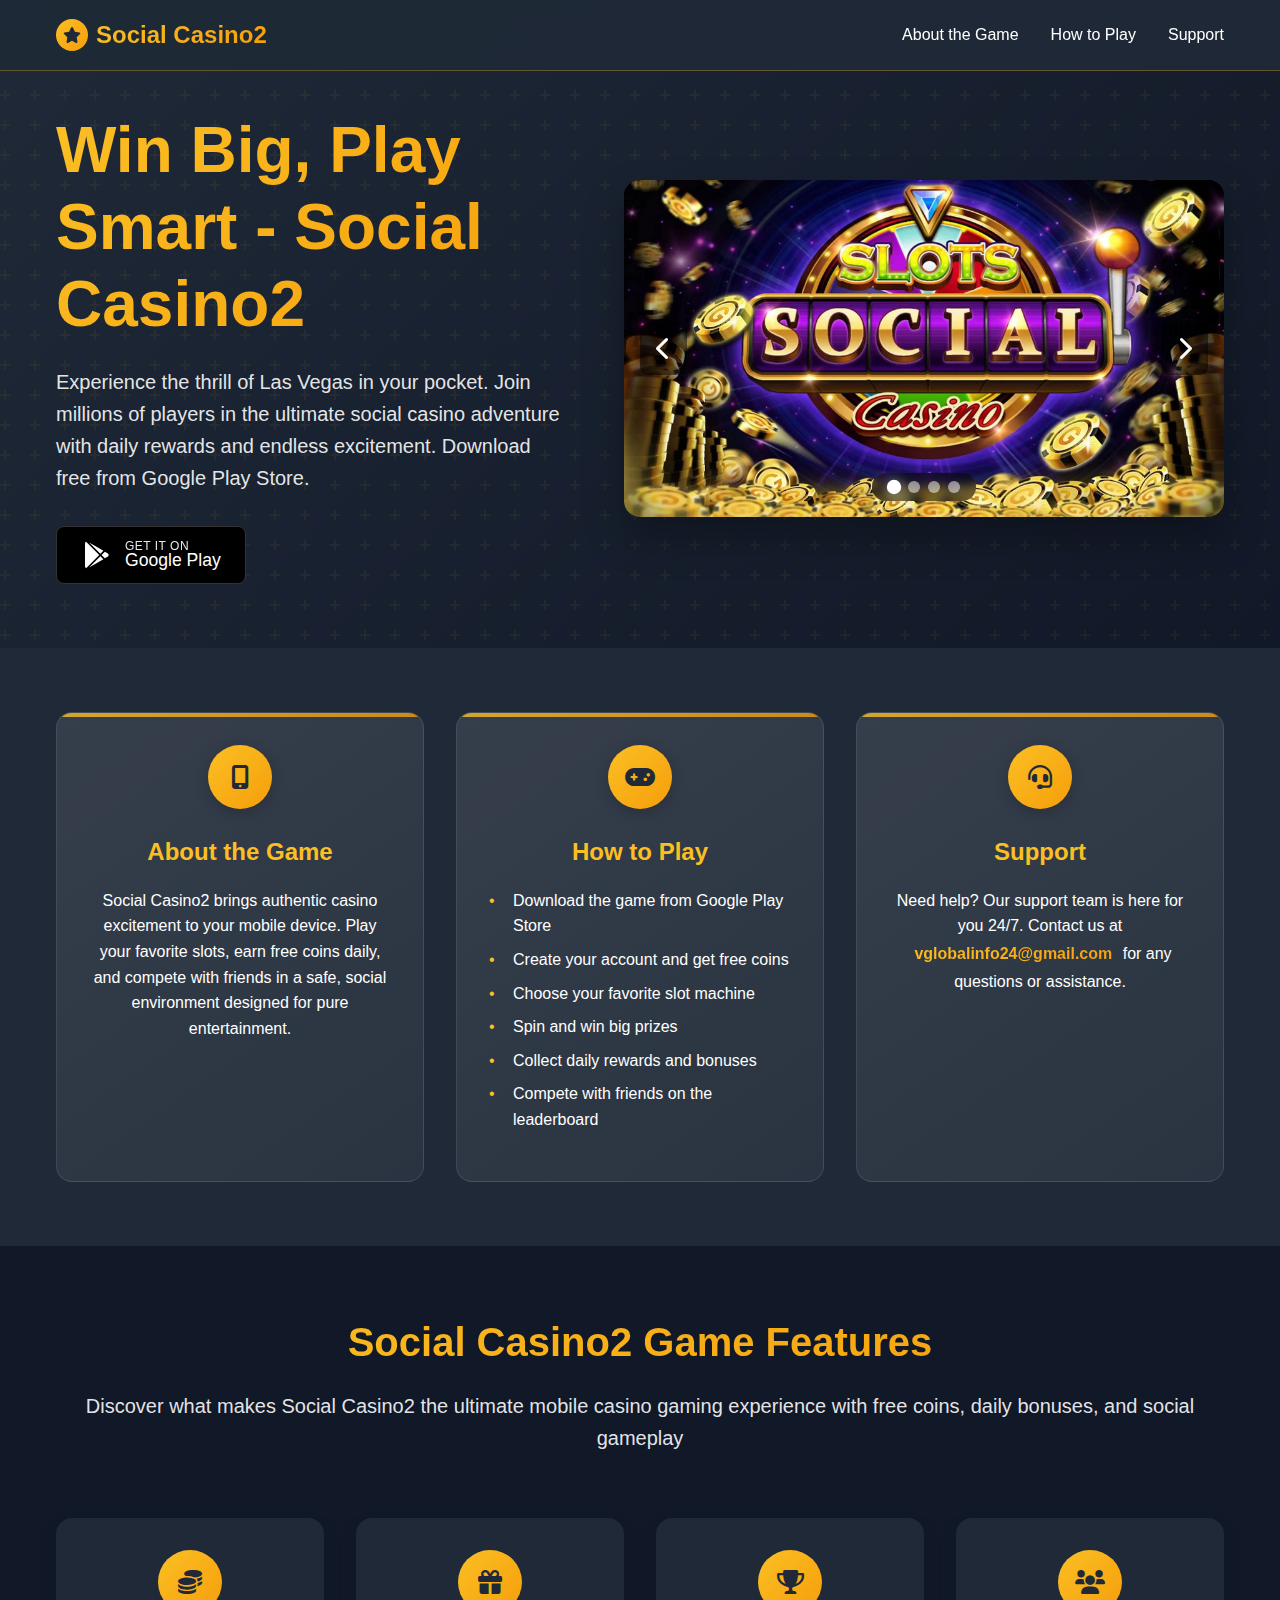
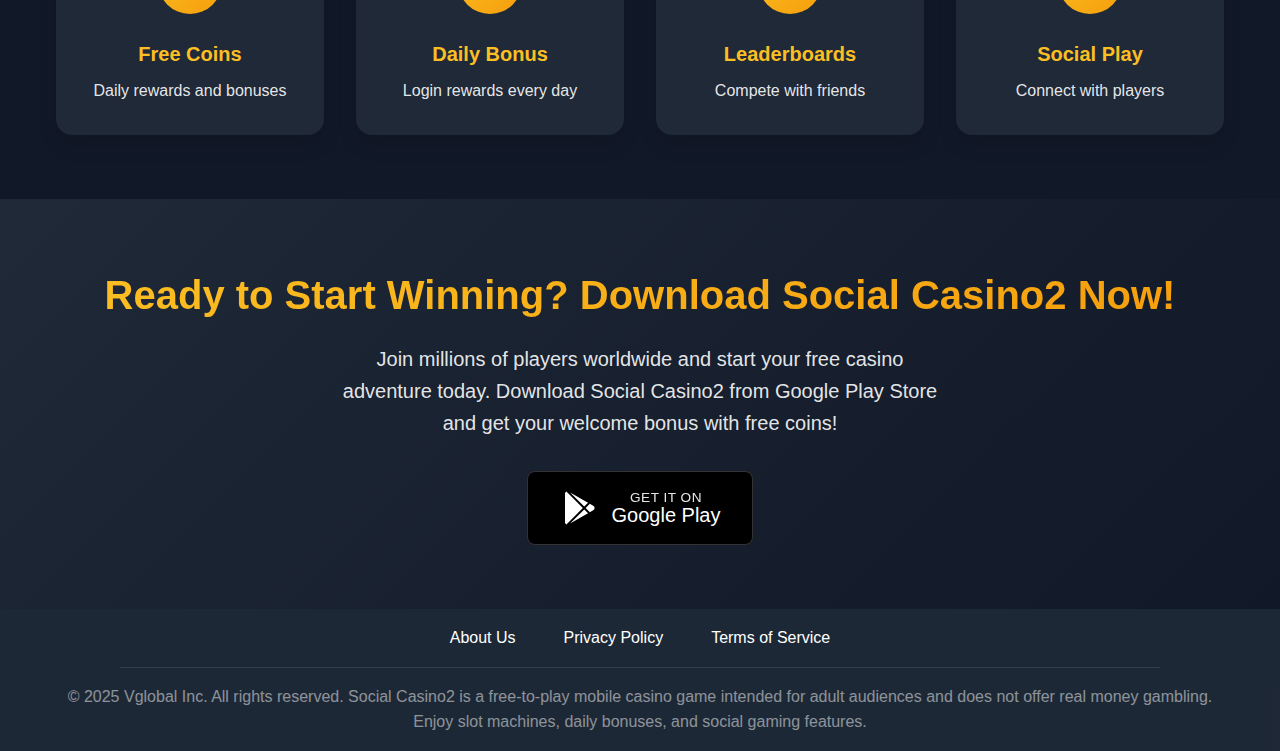
<file: index.html>
<!DOCTYPE html>
<html lang="en">
<head>
    <meta charset="UTF-8">
    <meta name="viewport" content="width=device-width, initial-scale=1.0">
    
    <!-- SEO Meta Tags -->
    <title>Social Casino2 - Win Big, Play Smart | Free Slot Games</title>
    <meta name="description" content="Experience the thrill of Las Vegas with Social Casino2! Play free slot games, earn daily bonuses, compete with friends. Download now from Google Play Store.">
    <meta name="keywords" content="social casino, slot games, free casino games, mobile casino, casino app, slot machines, free coins, daily bonus, social gaming">
    <meta name="author" content="Vglobal Inc.">
    <meta name="robots" content="index, follow, max-snippet:-1, max-image-preview:large, max-video-preview:-1">
    <meta name="language" content="English">
    <meta name="revisit-after" content="7 days">
    <meta name="rating" content="general">
    <meta name="distribution" content="global">
    <meta name="geo.region" content="US">
    <meta name="geo.placename" content="United States">
    <meta name="application-name" content="Social Casino2">
    <meta name="mobile-web-app-capable" content="yes">
    <meta name="HandheldFriendly" content="True">
    <meta name="MobileOptimized" content="320">
    
    <!-- Open Graph Meta Tags -->
    <meta property="og:title" content="Social Casino2 - Win Big, Play Smart">
    <meta property="og:description" content="Experience the thrill of Las Vegas in your pocket. Join millions of players in the ultimate social casino adventure with daily rewards and endless excitement.">
    <meta property="og:image" content="https://sscgl.vglobal.site/images/sscmain01.webp">
    <meta property="og:url" content="https://sscgl.vglobal.site">
    <meta property="og:type" content="website">
    <meta property="og:site_name" content="Social Casino2">
    <meta property="og:locale" content="en_US">
    <meta property="og:image:width" content="1200">
    <meta property="og:image:height" content="630">
    <meta property="og:image:alt" content="Social Casino2 - Free slot games with daily bonuses">
    
    <!-- Twitter Card Meta Tags -->
    <meta name="twitter:card" content="summary_large_image">
    <meta name="twitter:title" content="Social Casino2 - Win Big, Play Smart">
    <meta name="twitter:description" content="Experience the thrill of Las Vegas in your pocket. Join millions of players in the ultimate social casino adventure.">
    <meta name="twitter:image" content="https://sscgl.vglobal.site/images/sscmain01.webp">
    <meta name="twitter:image:alt" content="Social Casino2 - Free slot games with daily bonuses">
    <meta name="twitter:site" content="@SocialCasino2">
    <meta name="twitter:creator" content="@VglobalInc">
    
    <!-- Additional Meta Tags -->
    <meta name="theme-color" content="#1a1a2e">
    <meta name="msapplication-TileColor" content="#1a1a2e">
    <meta name="msapplication-TileImage" content="https://sscgl.vglobal.site/favicon.ico">
    <meta name="apple-mobile-web-app-capable" content="yes">
    <meta name="apple-mobile-web-app-status-bar-style" content="black-translucent">
    <meta name="apple-mobile-web-app-title" content="Social Casino2">
    <meta name="format-detection" content="telephone=no">
    
    <!-- Canonical URL -->
    <link rel="canonical" href="https://sscgl.vglobal.site/">
    
    <!-- Favicon -->
    <link rel="icon" type="image/x-icon" href="favicon.ico">
    <link rel="apple-touch-icon" href="favicon.ico">
    
    <!-- Preload critical images for different screen sizes -->
    <link rel="preload" as="image" href="images/sscmain01-480.webp" type="image/webp" media="(max-width: 480px)">
    <link rel="preload" as="image" href="images/sscmain01-768.webp" type="image/webp" media="(max-width: 768px)">
    <link rel="preload" as="image" href="images/sscmain01.webp" type="image/webp" media="(min-width: 769px)">
    
    <link rel="stylesheet" href="styles.css">
    <link href="https://cdnjs.cloudflare.com/ajax/libs/font-awesome/6.0.0/css/all.min.css" rel="stylesheet">
    
    <!-- Google tag (gtag.js) -->
    <script async src="https://www.googletagmanager.com/gtag/js?id=G-0JJDZ3R7EH"></script>
    <script>
      window.dataLayer = window.dataLayer || [];
      function gtag(){dataLayer.push(arguments);}
      gtag('js', new Date());
      gtag('config', 'G-0JJDZ3R7EH');
    </script>
    
    <!-- Structured Data (JSON-LD) -->
    <script type="application/ld+json">
    [
      {
        "@context": "https://schema.org",
        "@type": "MobileApplication",
        "name": "Social Casino2",
        "description": "Experience the thrill of Las Vegas in your pocket. Join millions of players in the ultimate social casino adventure with daily rewards and endless excitement.",
        "applicationCategory": "GameApplication",
        "operatingSystem": "Android",
        "url": "https://sscgl.vglobal.site",
        "downloadUrl": "https://play.google.com/store/apps/details?id=site.vglobal.android.casinog",
        "datePublished": "2025-05-20",
        "dateModified": "2025-06-08",
        "version": "1.0",
        "fileSize": "73.9MB",
        "contentRating": "18+",
        "offers": {
          "@type": "Offer",
          "price": "0",
          "priceCurrency": "USD",
          "availability": "https://schema.org/InStock"
        },
        "publisher": {
          "@type": "Organization",
          "name": "Vglobal Inc.",
          "url": "https://homejapan.wixsite.com/vglobal",
          "contactPoint": {
            "@type": "ContactPoint",
            "email": "vglobalinfo24@gmail.com",
            "contactType": "customer service"
          }
        },
        "genre": "Casino Game",
        "inLanguage": "en",
        "aggregateRating": {
          "@type": "AggregateRating",
          "ratingValue": "4.625",
          "ratingCount": "100",
          "bestRating": "5",
          "worstRating": "3"
        },
        "screenshot": [
          "https://sscgl.vglobal.site/images/sscmain01.webp",
          "https://sscgl.vglobal.site/images/sscmain02.webp",
          "https://sscgl.vglobal.site/images/sscmain03.webp",
          "https://sscgl.vglobal.site/images/sscmain04.webp"
        ],
        "keywords": "social casino, slot games, free casino games, mobile casino, casino app, slot machines, free coins, daily bonus"
      },
      {
        "@context": "https://schema.org",
        "@type": "WebSite",
        "name": "Social Casino2",
        "url": "https://sscgl.vglobal.site",
        "description": "Experience the thrill of Las Vegas with Social Casino2! Play free slot games, earn daily bonuses, compete with friends.",
        "publisher": {
          "@type": "Organization",
          "name": "Vglobal Inc."
        }
      },
      {
        "@context": "https://schema.org",
        "@type": "Organization",
        "name": "Vglobal Inc.",
        "url": "https://sscgl.vglobal.site",
        "logo": "https://sscgl.vglobal.site/favicon.ico",
        "contactPoint": {
          "@type": "ContactPoint",
          "email": "vglobalinfo24@gmail.com",
          "contactType": "customer service"
        },
        "sameAs": [
          "https://homejapan.wixsite.com/vglobal",
          "https://play.google.com/store/apps/details?id=site.vglobal.android.casinog"
        ]
      }
    ]
    </script>
</head>
<body> 
    <!-- Fixed Navigation -->
    <nav class="navbar">
        <div class="nav-container">
            <div class="nav-logo" onclick="window.location.href='index.html'">
                <div class="logo-icon">
                    <i class="fas fa-star"></i>
                </div>
                <span class="logo-text">Social Casino2</span>
            </div>

            <!-- Desktop Menu -->
            <div class="nav-menu">
                <a href="#about" class="nav-link">About the Game</a>
                <a href="#how-to-play" class="nav-link">How to Play</a>
                <a href="#support" class="nav-link">Support</a>
            </div>

            <!-- Mobile Menu Button -->
            <button class="mobile-menu-btn">
                <i class="fas fa-bars"></i>
            </button>
        </div>
    </nav>

    <!-- Breadcrumb Navigation -->
    <nav aria-label="Breadcrumb" style="display: none;">
        <ol itemscope itemtype="https://schema.org/BreadcrumbList">
            <li itemprop="itemListElement" itemscope itemtype="https://schema.org/ListItem">
                <a itemprop="item" href="https://sscgl.vglobal.site/">
                    <span itemprop="name">Home</span>
                </a>
                <meta itemprop="position" content="1" />
            </li>
        </ol>
    </nav>

    <main role="main">
    <!-- Hero Section -->
    <section class="hero">
        <div class="hero-bg"></div>
        <div class="hero-pattern"></div>
        
        <div class="container hero-content">
            <div class="hero-text">
                <h1 class="hero-title">Win Big, Play Smart - Social Casino2</h1>
                <p class="hero-description">
                    Experience the thrill of Las Vegas in your pocket. Join millions of players in the ultimate social casino
                    adventure with daily rewards and endless excitement. Download free from Google Play Store.
                </p>
                <button class="cta-button google-play-btn" onclick="window.open('https://play.google.com/store/apps/details?id=site.vglobal.android.casinog', '_blank')">
                    <svg class="google-play-icon" viewBox="0 0 24 24" width="32" height="32">
                        <path fill="currentColor" d="M3,20.5V3.5C3,2.91 3.34,2.39 3.84,2.15L13.69,12L3.84,21.85C3.34,21.61 3,21.09 3,20.5M16.81,15.12L6.05,21.34L14.54,12.85L16.81,15.12M20.16,10.81C20.5,11.08 20.75,11.5 20.75,12C20.75,12.5 20.53,12.9 20.18,13.18L17.89,14.5L15.39,12L17.89,9.5L20.16,10.81M6.05,2.66L16.81,8.88L14.54,11.15L6.05,2.66Z"/>
                    </svg>
                    <div class="google-play-text">
                        <span class="get-it-on">GET IT ON</span>
                        <span class="google-play">Google Play</span>
                    </div>
                </button>
            </div>

            <!-- Hero Image -->
            <div class="hero-image-carousel">
                <div class="carousel-inner">
                    <div class="carousel-item active">
                        <picture>
                            <source media="(max-width: 480px)" srcset="images/sscmain01-480.webp" type="image/webp">
                            <source media="(max-width: 768px)" srcset="images/sscmain01-768.webp" type="image/webp">
                            <source media="(min-width: 769px)" srcset="images/sscmain01.webp" type="image/webp">
                            <img src="images/sscmain01.webp" alt="Social Casino2 - Free slot games with daily bonuses and jackpots" loading="eager">
                        </picture>
                    </div>
                    <div class="carousel-item">
                        <picture>
                            <source media="(max-width: 480px)" srcset="images/sscmain02-480.webp" type="image/webp">
                            <source media="(max-width: 768px)" srcset="images/sscmain02-768.webp" type="image/webp">
                            <source media="(min-width: 769px)" srcset="images/sscmain02.webp" type="image/webp">
                            <img src="images/sscmain02.webp" alt="Social Casino2 gameplay - Exciting slot machines and casino games" loading="lazy">
                        </picture>
                    </div>
                    <div class="carousel-item">
                        <picture>
                            <source media="(max-width: 480px)" srcset="images/sscmain03-480.webp" type="image/webp">
                            <source media="(max-width: 768px)" srcset="images/sscmain03-768.webp" type="image/webp">
                            <source media="(min-width: 769px)" srcset="images/sscmain03.webp" type="image/webp">
                            <img src="images/sscmain03.webp" alt="Social Casino2 features - Free coins, daily rewards, and leaderboards" loading="lazy">
                        </picture>
                    </div>
                    <div class="carousel-item">
                        <picture>
                            <source media="(max-width: 480px)" srcset="images/sscmain04-480.webp" type="image/webp">
                            <source media="(max-width: 768px)" srcset="images/sscmain04-768.webp" type="image/webp">
                            <source media="(min-width: 769px)" srcset="images/sscmain04.webp" type="image/webp">
                            <img src="images/sscmain04.webp" alt="Social Casino2 mobile app - Las Vegas casino experience on your phone" loading="lazy">
                        </picture>
                    </div>
                </div>
                <button class="carousel-control prev"><i class="fas fa-chevron-left"></i></button>
                <button class="carousel-control next"><i class="fas fa-chevron-right"></i></button>
                <div class="carousel-dots">
                    <span class="dot active" data-slide="0"></span>
                    <span class="dot" data-slide="1"></span>
                    <span class="dot" data-slide="2"></span>
                    <span class="dot" data-slide="3"></span>
                </div>
            </div>
        </div>
    </section>

    <!-- Information Sections -->
    <section class="info-section">
        <div class="container">
            <div class="info-grid">
                <!-- About the Game -->
                <div class="info-card" id="about">
                    <div class="card-icon">
                        <i class="fas fa-mobile-alt"></i>
                    </div>
                    <h2 class="card-title">About the Game</h2>
                    <p class="card-text">
                        Social Casino2 brings authentic casino excitement to your mobile device. Play your favorite slots,
                        earn free coins daily, and compete with friends in a safe, social environment designed for pure
                        entertainment.
                    </p>
                </div>

                <!-- How to Play -->
                <div class="info-card" id="how-to-play">
                    <div class="card-icon">
                        <i class="fas fa-gamepad"></i>
                    </div>
                    <h2 class="card-title">How to Play</h2>
                    <div class="card-text">
                        <ul>
                            <li>Download the game from Google Play Store</li>
                            <li>Create your account and get free coins</li>
                            <li>Choose your favorite slot machine</li>
                            <li>Spin and win big prizes</li>
                            <li>Collect daily rewards and bonuses</li>
                            <li>Compete with friends on the leaderboard</li>
                        </ul>
                    </div>
                </div>

                <!-- Support -->
                <div class="info-card" id="support">
                    <div class="card-icon">
                        <i class="fas fa-headset"></i>
                    </div>
                    <h2 class="card-title">Support</h2>
                    <p class="card-text">
                        Need help? Our support team is here for you 24/7. Contact us at
                        <a href="mailto:vglobalinfo24@gmail.com" class="support-email">vglobalinfo24@gmail.com</a>
                        for any questions or assistance.
                    </p>
                </div>
            </div>
        </div>
    </section>

    <!-- Features Section -->
    <section class="features-section">
        <div class="container">
            <div class="section-header">
                <h2 class="section-title">Social Casino2 Game Features</h2>
                <p class="section-description">
                    Discover what makes Social Casino2 the ultimate mobile casino gaming experience with free coins, daily bonuses, and social gameplay
                </p>
            </div>

            <div class="features-grid">
                <div class="feature-item">
                    <div class="feature-icon">
                        <i class="fas fa-coins"></i>
                    </div>
                    <h3 class="feature-title">Free Coins</h3>
                    <p class="feature-text">Daily rewards and bonuses</p>
                </div>

                <div class="feature-item">
                    <div class="feature-icon">
                        <i class="fas fa-gift"></i>
                    </div>
                    <h3 class="feature-title">Daily Bonus</h3>
                    <p class="feature-text">Login rewards every day</p>
                </div>

                <div class="feature-item">
                    <div class="feature-icon">
                        <i class="fas fa-trophy"></i>
                    </div>
                    <h3 class="feature-title">Leaderboards</h3>
                    <p class="feature-text">Compete with friends</p>
                </div>

                <div class="feature-item">
                    <div class="feature-icon">
                        <i class="fas fa-users"></i>
                    </div>
                    <h3 class="feature-title">Social Play</h3>
                    <p class="feature-text">Connect with players</p>
                </div>
            </div>
        </div>
    </section>

    <!-- Download Section -->
    <section class="download-section" id="download">
        <div class="container">
            <div class="download-content">
                <h2 class="download-title">Ready to Start Winning? Download Social Casino2 Now!</h2>
                <p class="download-description">
                    Join millions of players worldwide and start your free casino adventure today. Download Social Casino2 from Google Play Store and get your welcome bonus with free coins!
                </p>
                <button class="cta-button-large google-play-btn" onclick="window.open('https://play.google.com/store/apps/details?id=site.vglobal.android.casinog', '_blank')">
                    <svg class="google-play-icon" viewBox="0 0 24 24" width="40" height="40">
                        <path fill="currentColor" d="M3,20.5V3.5C3,2.91 3.34,2.39 3.84,2.15L13.69,12L3.84,21.85C3.34,21.61 3,21.09 3,20.5M16.81,15.12L6.05,21.34L14.54,12.85L16.81,15.12M20.16,10.81C20.5,11.08 20.75,11.5 20.75,12C20.75,12.5 20.53,12.9 20.18,13.18L17.89,14.5L15.39,12L17.89,9.5L20.16,10.81M6.05,2.66L16.81,8.88L14.54,11.15L6.05,2.66Z"/>
                    </svg>
                    <div class="google-play-text">
                        <span class="get-it-on">GET IT ON</span>
                        <span class="google-play">Google Play</span>
                    </div>
                </button>
            </div>
        </div>
    </section>
    </main>

    <!-- Footer -->
    <footer class="footer">
        <div class="container">
            <div class="footer-content">
                <div class="footer-links">
                    <a href="https://homejapan.wixsite.com/vglobal" target="_blank" class="footer-link">About Us</a>
                    <a href="privacy-policy.html" class="footer-link">Privacy Policy</a>
                    <a href="terms-of-service.html" class="footer-link">Terms of Service</a>
                </div>
            </div>
            <div class="footer-bottom">
                <p>
                    &copy; 2025 Vglobal Inc. All rights reserved. Social Casino2 is a free-to-play mobile casino game intended for adult
                    audiences and does not offer real money gambling. Enjoy slot machines, daily bonuses, and social gaming features.
                </p>
            </div>
        </div>
    </footer>

    <script src="carousel.js"></script>
    
    <!-- Critical Image Optimization Script (Inline for Performance) -->
    <script>
        (function() {
            'use strict';
            
            // 1. Enhanced image loading handler
            function handleImageLoad(img) {
                img.classList.add('loaded');
                img.style.opacity = '1';
            }

            function handleImageError(img) {
                img.classList.add('error');
                console.warn('Failed to load image:', img.src);
            }

            // 2. Initialize all images
            function initializeImages() {
                document.querySelectorAll('.carousel-item img').forEach(img => {
                    // Add load event listeners
                    img.addEventListener('load', () => handleImageLoad(img));
                    img.addEventListener('error', () => handleImageError(img));
                    
                    // Check if image is already loaded (cached)
                    if (img.complete && img.naturalHeight !== 0) {
                        handleImageLoad(img);
                    } else if (img.loading === 'lazy') {
                        // For lazy images, ensure they're visible when needed
                        img.style.opacity = '0.1';
                    }
                });
            }

            // 3. Intersection Observer for lazy loading (enhanced)
            if ('IntersectionObserver' in window) {
                new IntersectionObserver((entries, observer) => {
                    entries.forEach(entry => {
                        if (entry.isIntersecting) {
                            const img = entry.target;
                            
                            // Force load lazy images when they come into view
                            if (img.loading === 'lazy' && !img.classList.contains('loaded')) {
                                // Trigger load by accessing src
                                const currentSrc = img.src;
                                img.src = '';
                                img.src = currentSrc;
                            }
                            
                            observer.unobserve(img);
                        }
                    });
                }, { rootMargin: '100px 0px', threshold: 0.01 })
                .observe(...document.querySelectorAll('img[loading="lazy"]'));
            }

            // 2. Smart carousel preloading
            const preloadedImages = new Set();
            const preloadCarouselImage = (index) => {
                if (preloadedImages.has(index)) return;
                
                const item = document.querySelectorAll('.carousel-item')[index];
                if (!item) return;
                
                const img = item.querySelector('img');
                if (img?.loading === 'lazy') {
                    const picture = item.querySelector('picture');
                    const sources = picture?.querySelectorAll('source') || [];
                    
                    let srcToPreload = img.src;
                    sources.forEach(source => {
                        if (window.matchMedia(source.media).matches) {
                            srcToPreload = source.srcset;
                        }
                    });
                    
                    new Image().src = srcToPreload;
                    preloadedImages.add(index);
                }
            };

            // 3. Event listeners and initialization
            document.addEventListener('DOMContentLoaded', () => {
                // Initialize all images first
                initializeImages();
                
                const dots = document.querySelectorAll('.dot');
                const controls = document.querySelectorAll('.carousel-control');
                
                // Force load visible carousel image
                const activeItem = document.querySelector('.carousel-item.active img');
                if (activeItem && !activeItem.classList.contains('loaded')) {
                    const currentSrc = activeItem.src;
                    activeItem.src = '';
                    activeItem.src = currentSrc;
                }
                
                // Load adjacent images immediately for smooth transitions
                setTimeout(() => {
                    preloadCarouselImage(1); // Load second image
                }, 500);
                
                // Preload on hover/touch
                dots.forEach((dot, index) => {
                    dot.addEventListener('mouseenter', () => preloadCarouselImage(index));
                    dot.addEventListener('touchstart', () => preloadCarouselImage(index), { passive: true });
                });
                
                // Preload adjacent images on navigation
                controls.forEach(control => {
                    control.addEventListener('click', () => {
                        const currentIndex = [...dots].findIndex(dot => dot.classList.contains('active'));
                        const isNext = control.classList.contains('next');
                        const nextIndex = isNext ? 
                            (currentIndex + 1) % dots.length : 
                            (currentIndex - 1 + dots.length) % dots.length;
                        
                        // Force load the target image immediately
                        const targetItem = document.querySelectorAll('.carousel-item')[nextIndex];
                        const targetImg = targetItem?.querySelector('img');
                        if (targetImg && !targetImg.classList.contains('loaded')) {
                            const currentSrc = targetImg.src;
                            targetImg.src = '';
                            targetImg.src = currentSrc;
                        }
                        
                        preloadCarouselImage(nextIndex);
                        preloadCarouselImage((nextIndex + 1) % dots.length); // Preload one more
                    });
                });
            });

            // 4. Performance monitoring
            if ('PerformanceObserver' in window) {
                try {
                    new PerformanceObserver(list => {
                        list.getEntries().forEach(entry => {
                            if (entry.entryType === 'largest-contentful-paint' && typeof gtag !== 'undefined') {
                                gtag('event', 'lcp', {
                                    value: Math.round(entry.startTime),
                                    custom_parameter_1: 'image_optimization'
                                });
                            }
                        });
                    }).observe({ entryTypes: ['largest-contentful-paint'] });
                } catch (e) {
                    // Graceful fallback
                }
            }
        })();
    </script>
</body>
</html>
</file>
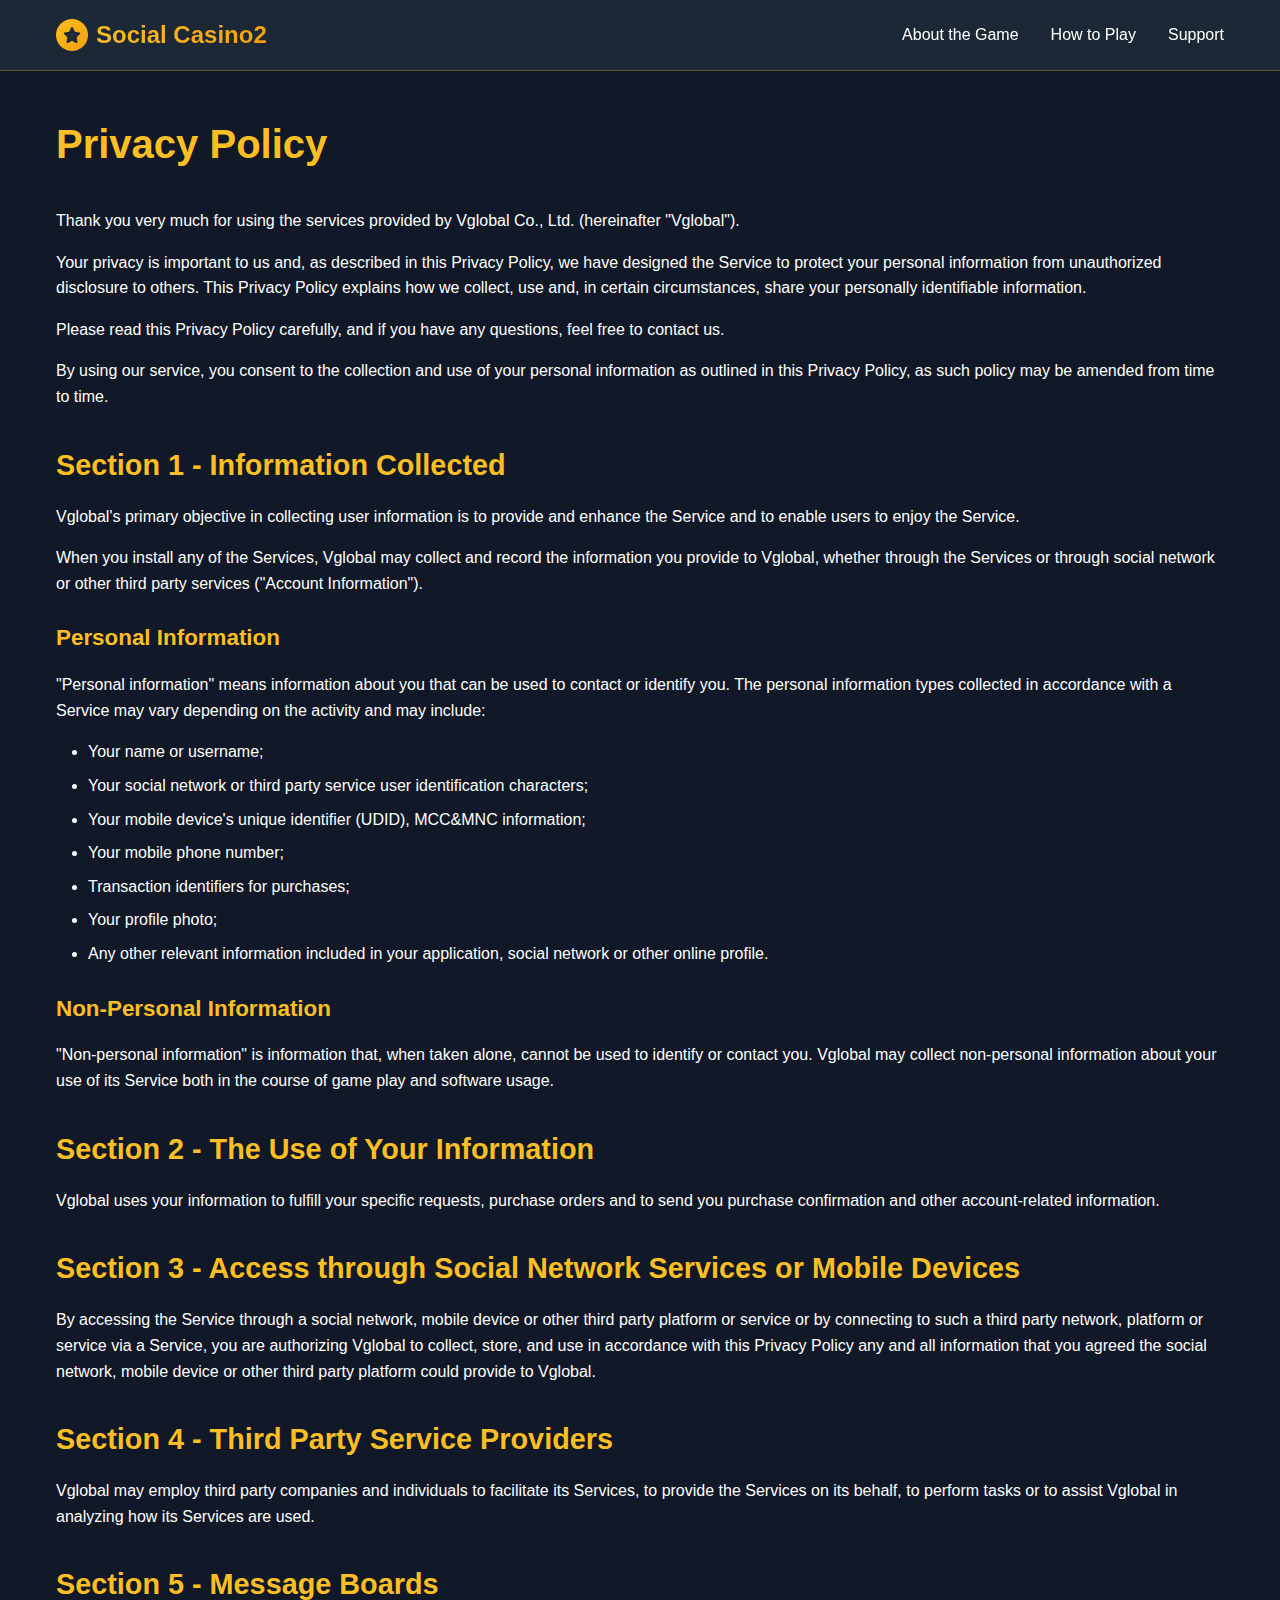
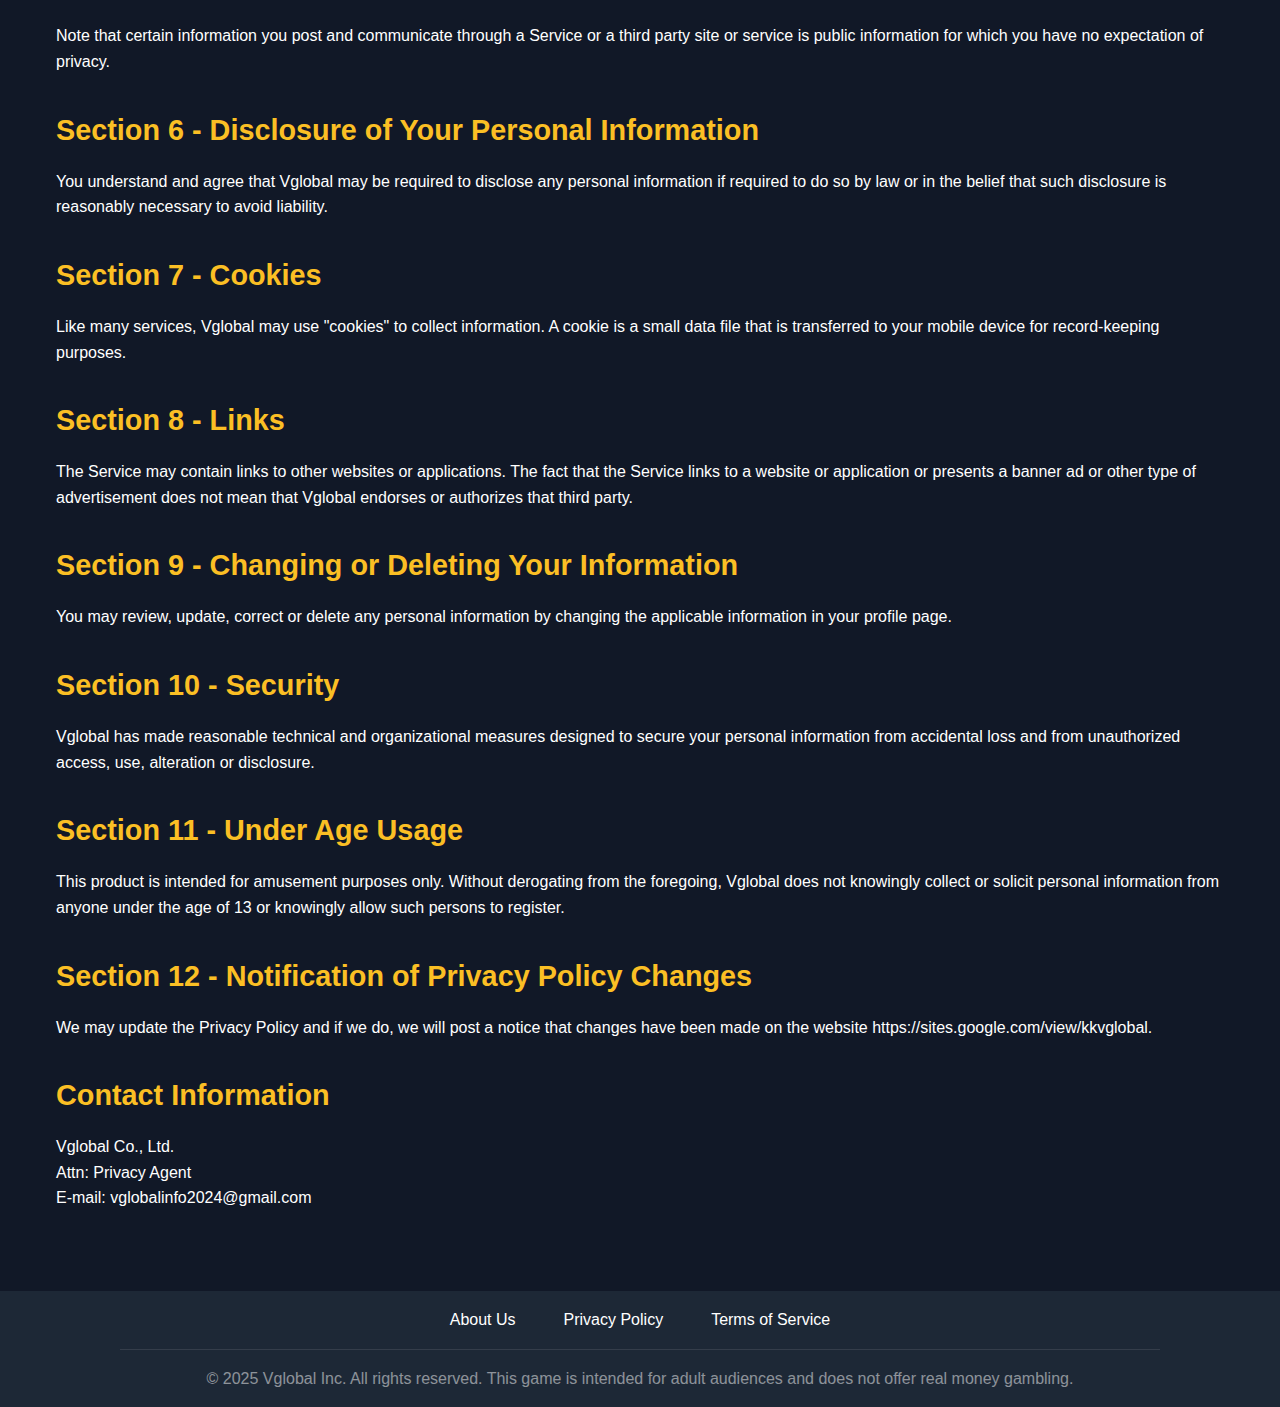
<file: privacy-policy.html>
<!DOCTYPE html>
<html lang="en">
<head>
    <meta charset="UTF-8">
    <meta name="viewport" content="width=device-width, initial-scale=1.0">
    
    <!-- SEO Meta Tags -->
    <title>Privacy Policy - Social Casino2 | Vglobal Inc.</title>
    <meta name="description" content="Read Social Casino2's Privacy Policy. Learn how Vglobal Inc. collects, uses, and protects your personal information in our mobile casino game.">
    <meta name="keywords" content="privacy policy, social casino2, vglobal, data protection, personal information, mobile game privacy">
    <meta name="author" content="Vglobal Inc.">
    <meta name="robots" content="index, follow">
    
    <!-- Open Graph Meta Tags -->
    <meta property="og:title" content="Privacy Policy - Social Casino2">
    <meta property="og:description" content="Read Social Casino2's Privacy Policy. Learn how Vglobal Inc. collects, uses, and protects your personal information.">
    <meta property="og:url" content="https://sscglobal.site/privacy-policy.html">
    <meta property="og:type" content="website">
    <meta property="og:site_name" content="Social Casino2">
    
    <!-- Canonical URL -->
    <link rel="canonical" href="https://sscglobal.site/privacy-policy.html">
    
    <!-- Favicon -->
    <link rel="icon" type="image/x-icon" href="favicon.ico">
    
    <link rel="stylesheet" href="styles.css">
    <link rel="stylesheet" href="https://cdnjs.cloudflare.com/ajax/libs/font-awesome/6.0.0/css/all.min.css">
    
    <!-- Google tag (gtag.js) -->
    <script async src="https://www.googletagmanager.com/gtag/js?id=G-0JJDZ3R7EH"></script>
    <script>
      window.dataLayer = window.dataLayer || [];
      function gtag(){dataLayer.push(arguments);}
      gtag('js', new Date());
      gtag('config', 'G-0JJDZ3R7EH');
    </script>
</head>
<body>
    <!-- Fixed Navigation -->
    <nav class="navbar">
        <div class="nav-container">
            <div class="nav-logo" onclick="window.location.href='index.html'">
                <div class="logo-icon">
                    <i class="fas fa-star"></i>
                </div>
                <span class="logo-text">Social Casino2</span>
            </div>

            <!-- Desktop Menu -->
            <div class="nav-menu">
                <a href="index.html#about" class="nav-link">About the Game</a>
                <a href="index.html#how-to-play" class="nav-link">How to Play</a>
                <a href="index.html#support" class="nav-link">Support</a>
            </div>

            <!-- Mobile Menu Button -->
            <button class="mobile-menu-btn">
                <i class="fas fa-bars"></i>
            </button>
        </div>
    </nav>

    <main class="privacy-policy">
        <div class="container">
            <h1>Privacy Policy</h1>
            
            <p>Thank you very much for using the services provided by Vglobal Co., Ltd. (hereinafter "Vglobal").</p>

            <p>Your privacy is important to us and, as described in this Privacy Policy, we have designed the Service to protect your personal information from unauthorized disclosure to others.
            This Privacy Policy explains how we collect, use and, in certain circumstances, share your personally identifiable information.</p>

            <p>Please read this Privacy Policy carefully, and if you have any questions, feel free to contact us.</p>

            <p>By using our service, you consent to the collection and use of your personal information as outlined in this Privacy Policy, as such policy may be amended from time to time.</p>

            <h2>Section 1 - Information Collected</h2>
            <p>Vglobal's primary objective in collecting user information is to provide and enhance the Service and to enable users to enjoy the Service.</p>
            <p>When you install any of the Services, Vglobal may collect and record the information you provide to Vglobal, whether through the Services or through social network or other third party services ("Account Information").</p>

            <h3>Personal Information</h3>
            <p>"Personal information" means information about you that can be used to contact or identify you. The personal information types collected in accordance with a Service may vary depending on the activity and may include:</p>
            <ul>
                <li>Your name or username;</li>
                <li>Your social network or third party service user identification characters;</li>
                <li>Your mobile device's unique identifier (UDID), MCC&MNC information;</li>
                <li>Your mobile phone number;</li>
                <li>Transaction identifiers for purchases;</li>
                <li>Your profile photo;</li>
                <li>Any other relevant information included in your application, social network or other online profile.</li>
            </ul>

            <h3>Non-Personal Information</h3>
            <p>"Non-personal information" is information that, when taken alone, cannot be used to identify or contact you. Vglobal may collect non-personal information about your use of its Service both in the course of game play and software usage.</p>

            <h2>Section 2 - The Use of Your Information</h2>
            <p>Vglobal uses your information to fulfill your specific requests, purchase orders and to send you purchase confirmation and other account-related information.</p>

            <h2>Section 3 - Access through Social Network Services or Mobile Devices</h2>
            <p>By accessing the Service through a social network, mobile device or other third party platform or service or by connecting to such a third party network, platform or service via a Service, you are authorizing Vglobal to collect, store, and use in accordance with this Privacy Policy any and all information that you agreed the social network, mobile device or other third party platform could provide to Vglobal.</p>

            <h2>Section 4 - Third Party Service Providers</h2>
            <p>Vglobal may employ third party companies and individuals to facilitate its Services, to provide the Services on its behalf, to perform tasks or to assist Vglobal in analyzing how its Services are used.</p>

            <h2>Section 5 - Message Boards</h2>
            <p>Note that certain information you post and communicate through a Service or a third party site or service is public information for which you have no expectation of privacy.</p>

            <h2>Section 6 - Disclosure of Your Personal Information</h2>
            <p>You understand and agree that Vglobal may be required to disclose any personal information if required to do so by law or in the belief that such disclosure is reasonably necessary to avoid liability.</p>

            <h2>Section 7 - Cookies</h2>
            <p>Like many services, Vglobal may use "cookies" to collect information. A cookie is a small data file that is transferred to your mobile device for record-keeping purposes.</p>

            <h2>Section 8 - Links</h2>
            <p>The Service may contain links to other websites or applications. The fact that the Service links to a website or application or presents a banner ad or other type of advertisement does not mean that Vglobal endorses or authorizes that third party.</p>

            <h2>Section 9 - Changing or Deleting Your Information</h2>
            <p>You may review, update, correct or delete any personal information by changing the applicable information in your profile page.</p>

            <h2>Section 10 - Security</h2>
            <p>Vglobal has made reasonable technical and organizational measures designed to secure your personal information from accidental loss and from unauthorized access, use, alteration or disclosure.</p>

            <h2>Section 11 - Under Age Usage</h2>
            <p>This product is intended for amusement purposes only. Without derogating from the foregoing, Vglobal does not knowingly collect or solicit personal information from anyone under the age of 13 or knowingly allow such persons to register.</p>

            <h2>Section 12 - Notification of Privacy Policy Changes</h2>
            <p>We may update the Privacy Policy and if we do, we will post a notice that changes have been made on the website https://sites.google.com/view/kkvglobal.</p>

            <h2>Contact Information</h2>
            <p>Vglobal Co., Ltd.<br>
            Attn: Privacy Agent<br>
            E-mail: vglobalinfo2024@gmail.com</p>
        </div>
    </main>

    <!-- Footer -->
    <footer class="footer">
        <div class="container">
            <div class="footer-content">
                <div class="footer-links">
                    <a href="https://homejapan.wixsite.com/vglobal" target="_blank" class="footer-link">About Us</a>
                    <a href="privacy-policy.html" class="footer-link">Privacy Policy</a>
                    <a href="terms-of-service.html" class="footer-link">Terms of Service</a>
                </div>
            </div>
            <div class="footer-bottom">
                <p>
                    &copy; 2025 Vglobal Inc. All rights reserved. This game is intended for adult
                    audiences and does not offer real money gambling.
                </p>
            </div>
        </div>
    </footer>

    <script>
        // Mobile menu toggle
        const mobileMenuBtn = document.querySelector('.mobile-menu-btn');
        const navMenu = document.querySelector('.nav-menu');
        
        mobileMenuBtn.addEventListener('click', function() {
            navMenu.classList.toggle('active');
        });
    </script>
</body>
</html>
</file>
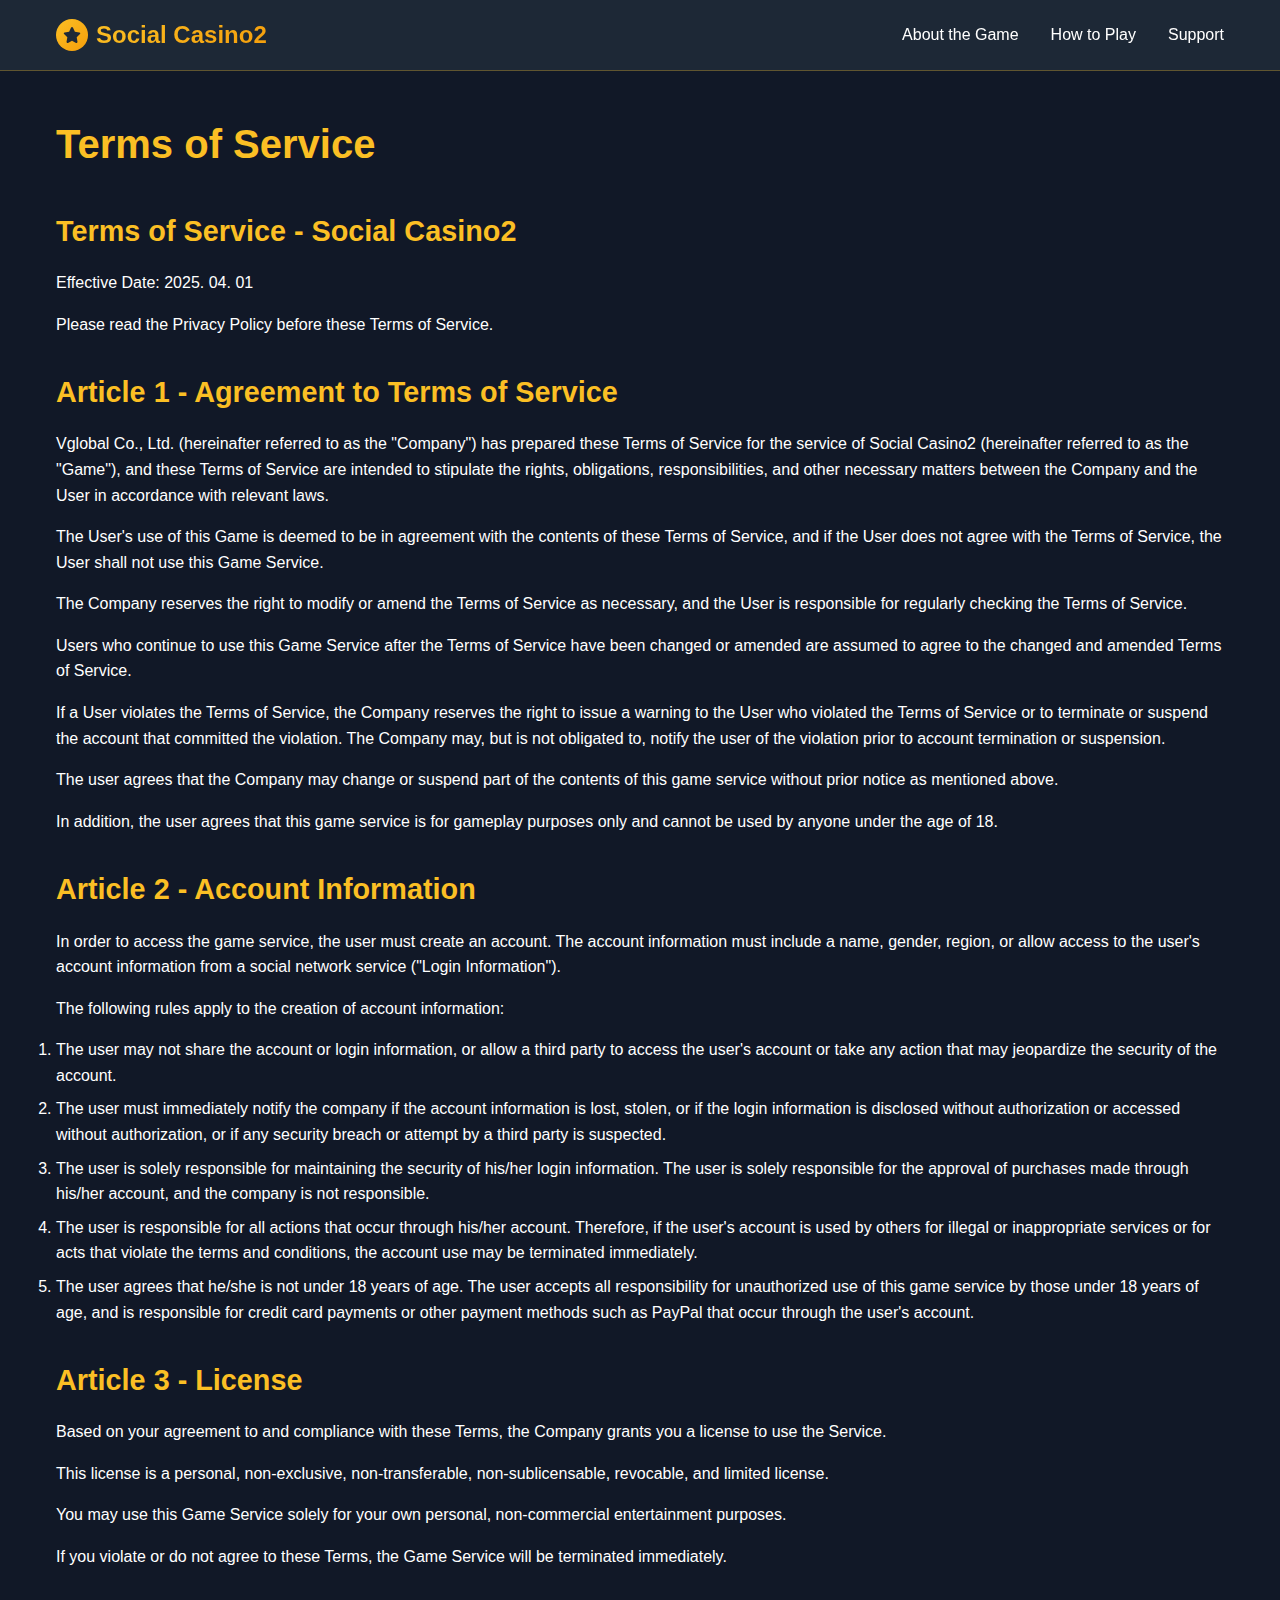
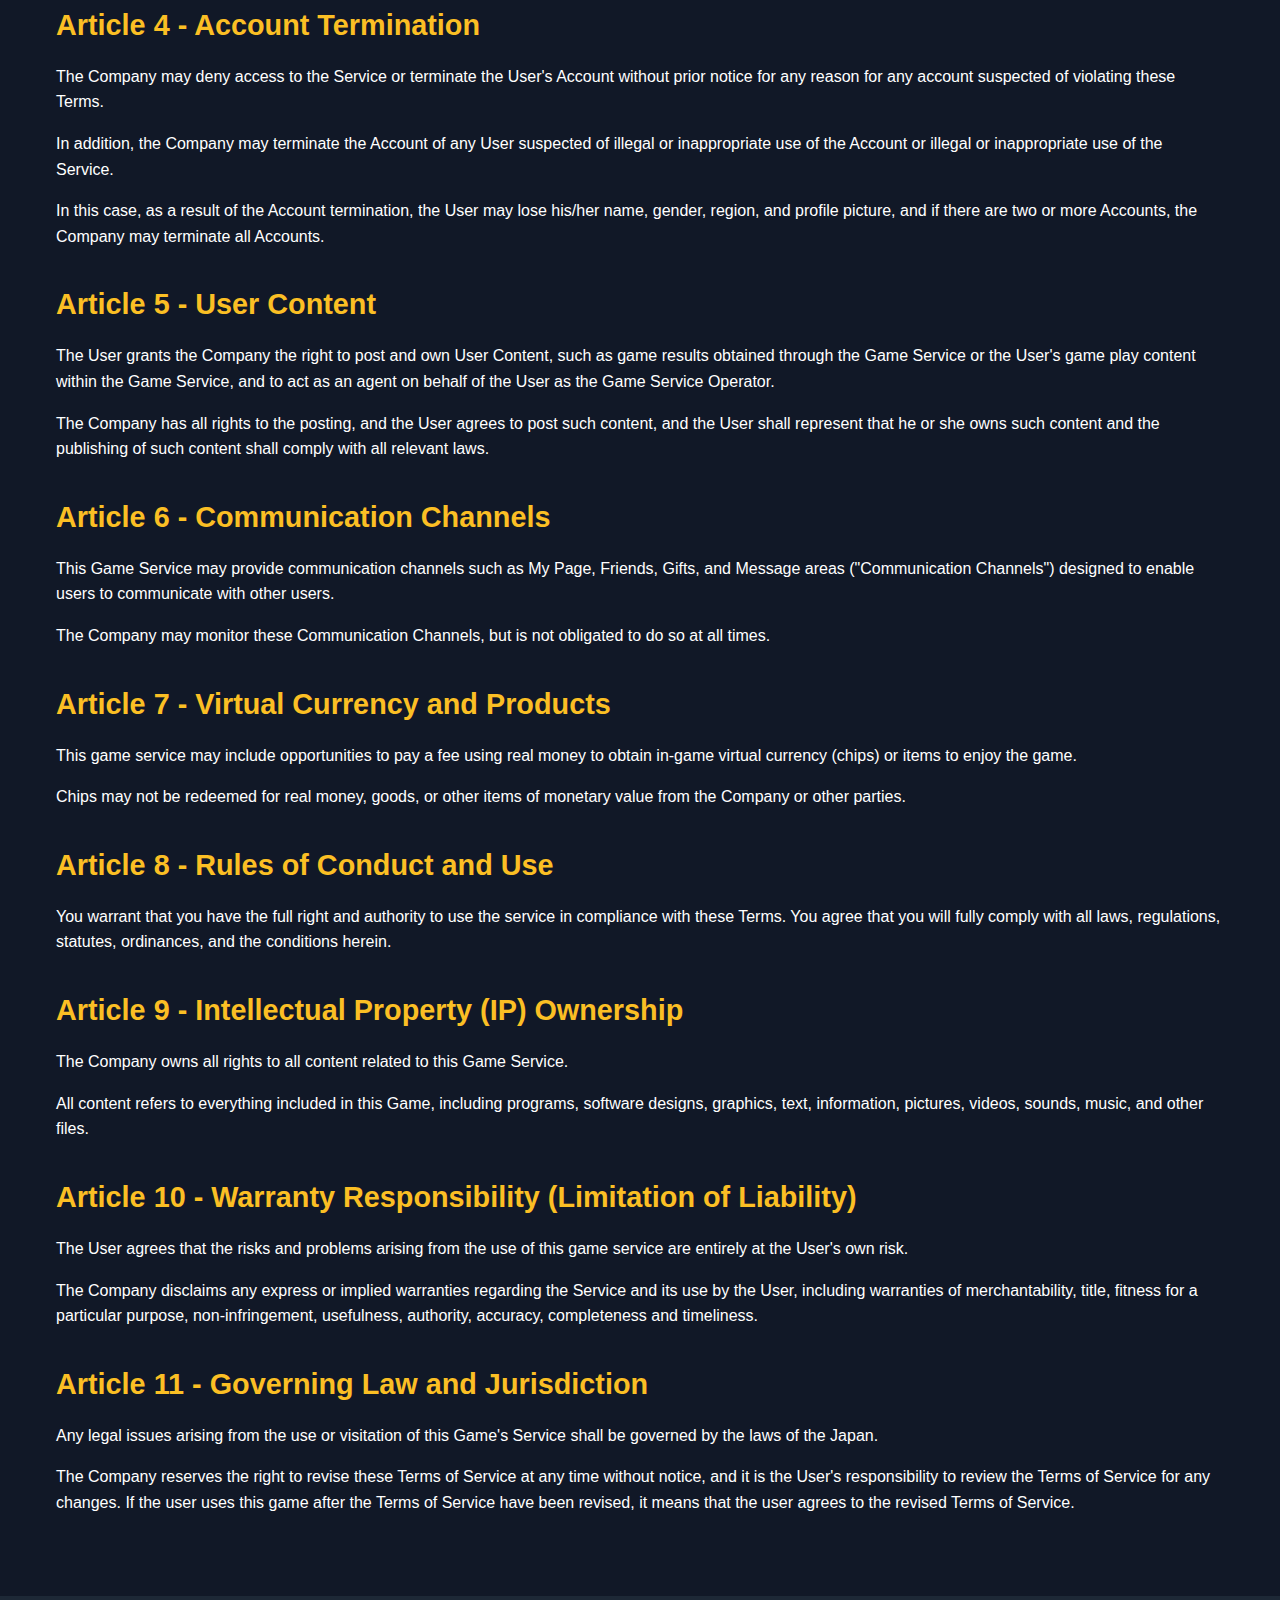
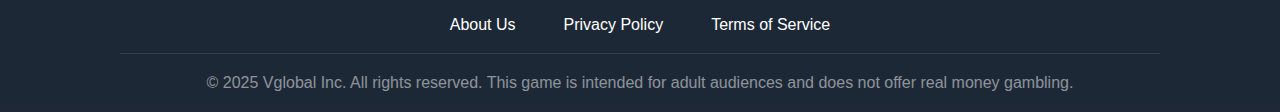
<file: terms-of-service.html>
<!DOCTYPE html>
<html lang="en">
<head>
    <meta charset="UTF-8">
    <meta name="viewport" content="width=device-width, initial-scale=1.0">
    <title>Terms of Service - Social Casino2</title>
    <link rel="stylesheet" href="styles.css">
    <link rel="stylesheet" href="https://cdnjs.cloudflare.com/ajax/libs/font-awesome/6.0.0/css/all.min.css">
</head>
<body>
    <!-- Fixed Navigation -->
    <nav class="navbar">
        <div class="nav-container">
            <div class="nav-logo" onclick="window.location.href='index.html'">
                <div class="logo-icon">
                    <i class="fas fa-star"></i>
                </div>
                <span class="logo-text">Social Casino2</span>
            </div>

            <!-- Desktop Menu -->
            <div class="nav-menu">
                <a href="index.html#about" class="nav-link">About the Game</a>
                <a href="index.html#how-to-play" class="nav-link">How to Play</a>
                <a href="index.html#support" class="nav-link">Support</a>
            </div>

            <!-- Mobile Menu Button -->
            <button class="mobile-menu-btn">
                <i class="fas fa-bars"></i>
            </button>
        </div>
    </nav>

    <main class="privacy-policy">
        <div class="container">
            <h1>Terms of Service</h1>
            <h2>Terms of Service - Social Casino2</h2>
            
            <p>Effective Date: 2025. 04. 01</p>

            <p>Please read the Privacy Policy before these Terms of Service.</p>

            <h2>Article 1 - Agreement to Terms of Service</h2>
            <p>Vglobal Co., Ltd. (hereinafter referred to as the "Company") has prepared these Terms of Service for the service of Social Casino2 (hereinafter referred to as the "Game"), and these Terms of Service are intended to stipulate the rights, obligations, responsibilities, and other necessary matters between the Company and the User in accordance with relevant laws.</p>
            <p>The User's use of this Game is deemed to be in agreement with the contents of these Terms of Service, and if the User does not agree with the Terms of Service, the User shall not use this Game Service.</p>
            <p>The Company reserves the right to modify or amend the Terms of Service as necessary, and the User is responsible for regularly checking the Terms of Service.</p>
            <p>Users who continue to use this Game Service after the Terms of Service have been changed or amended are assumed to agree to the changed and amended Terms of Service.</p>
            <p>If a User violates the Terms of Service, the Company reserves the right to issue a warning to the User who violated the Terms of Service or to terminate or suspend the account that committed the violation. The Company may, but is not obligated to, notify the user of the violation prior to account termination or suspension.</p>
            <p>The user agrees that the Company may change or suspend part of the contents of this game service without prior notice as mentioned above.</p>
            <p>In addition, the user agrees that this game service is for gameplay purposes only and cannot be used by anyone under the age of 18.</p>

            <h2>Article 2 - Account Information</h2>
            <p>In order to access the game service, the user must create an account. The account information must include a name, gender, region, or allow access to the user's account information from a social network service ("Login Information").</p>
            <p>The following rules apply to the creation of account information:</p>
            <ol>
                <li>The user may not share the account or login information, or allow a third party to access the user's account or take any action that may jeopardize the security of the account.</li>
                <li>The user must immediately notify the company if the account information is lost, stolen, or if the login information is disclosed without authorization or accessed without authorization, or if any security breach or attempt by a third party is suspected.</li>
                <li>The user is solely responsible for maintaining the security of his/her login information. The user is solely responsible for the approval of purchases made through his/her account, and the company is not responsible.</li>
                <li>The user is responsible for all actions that occur through his/her account. Therefore, if the user's account is used by others for illegal or inappropriate services or for acts that violate the terms and conditions, the account use may be terminated immediately.</li>
                <li>The user agrees that he/she is not under 18 years of age. The user accepts all responsibility for unauthorized use of this game service by those under 18 years of age, and is responsible for credit card payments or other payment methods such as PayPal that occur through the user's account.</li>
            </ol>

            <h2>Article 3 - License</h2>
            <p>Based on your agreement to and compliance with these Terms, the Company grants you a license to use the Service.</p>
            <p>This license is a personal, non-exclusive, non-transferable, non-sublicensable, revocable, and limited license.</p>
            <p>You may use this Game Service solely for your own personal, non-commercial entertainment purposes.</p>
            <p>If you violate or do not agree to these Terms, the Game Service will be terminated immediately.</p>

            <h2>Article 4 - Account Termination</h2>
            <p>The Company may deny access to the Service or terminate the User's Account without prior notice for any reason for any account suspected of violating these Terms.</p>
            <p>In addition, the Company may terminate the Account of any User suspected of illegal or inappropriate use of the Account or illegal or inappropriate use of the Service.</p>
            <p>In this case, as a result of the Account termination, the User may lose his/her name, gender, region, and profile picture, and if there are two or more Accounts, the Company may terminate all Accounts.</p>

            <h2>Article 5 - User Content</h2>
            <p>The User grants the Company the right to post and own User Content, such as game results obtained through the Game Service or the User's game play content within the Game Service, and to act as an agent on behalf of the User as the Game Service Operator.</p>
            <p>The Company has all rights to the posting, and the User agrees to post such content, and the User shall represent that he or she owns such content and the publishing of such content shall comply with all relevant laws.</p>

            <h2>Article 6 - Communication Channels</h2>
            <p>This Game Service may provide communication channels such as My Page, Friends, Gifts, and Message areas ("Communication Channels") designed to enable users to communicate with other users.</p>
            <p>The Company may monitor these Communication Channels, but is not obligated to do so at all times.</p>

            <h2>Article 7 - Virtual Currency and Products</h2>
            <p>This game service may include opportunities to pay a fee using real money to obtain in-game virtual currency (chips) or items to enjoy the game.</p>
            <p>Chips may not be redeemed for real money, goods, or other items of monetary value from the Company or other parties.</p>

            <h2>Article 8 - Rules of Conduct and Use</h2>
            <p>You warrant that you have the full right and authority to use the service in compliance with these Terms. You agree that you will fully comply with all laws, regulations, statutes, ordinances, and the conditions herein.</p>

            <h2>Article 9 - Intellectual Property (IP) Ownership</h2>
            <p>The Company owns all rights to all content related to this Game Service.</p>
            <p>All content refers to everything included in this Game, including programs, software designs, graphics, text, information, pictures, videos, sounds, music, and other files.</p>

            <h2>Article 10 - Warranty Responsibility (Limitation of Liability)</h2>
            <p>The User agrees that the risks and problems arising from the use of this game service are entirely at the User's own risk.</p>
            <p>The Company disclaims any express or implied warranties regarding the Service and its use by the User, including warranties of merchantability, title, fitness for a particular purpose, non-infringement, usefulness, authority, accuracy, completeness and timeliness.</p>

            <h2>Article 11 - Governing Law and Jurisdiction</h2>
            <p>Any legal issues arising from the use or visitation of this Game's Service shall be governed by the laws of the Japan.</p>
            <p>The Company reserves the right to revise these Terms of Service at any time without notice, and it is the User's responsibility to review the Terms of Service for any changes. If the user uses this game after the Terms of Service have been revised, it means that the user agrees to the revised Terms of Service.</p>
        </div>
    </main>

    <!-- Footer -->
    <footer class="footer">
        <div class="container">
            <div class="footer-content">
                <div class="footer-links">
                    <a href="https://homejapan.wixsite.com/vglobal" target="_blank" class="footer-link">About Us</a>
                    <a href="privacy-policy.html" class="footer-link">Privacy Policy</a>
                    <a href="terms-of-service.html" class="footer-link">Terms of Service</a>
                </div>
            </div>
            <div class="footer-bottom">
                <p>
                    &copy; 2025 Vglobal Inc. All rights reserved. This game is intended for adult
                    audiences and does not offer real money gambling.
                </p>
            </div>
        </div>
    </footer>

    <script>
        // Mobile menu toggle
        const mobileMenuBtn = document.querySelector('.mobile-menu-btn');
        const navMenu = document.querySelector('.nav-menu');
        
        mobileMenuBtn.addEventListener('click', function() {
            navMenu.classList.toggle('active');
        });
    </script>
</body>
</html>
</file>
<file: styles.css>
/* Base Styles */
:root {
    --primary-color: #fbbf24;
    --secondary-color: #1f2937;
    --accent-color: #f59e0b;
    --text-color: #ffffff;
    --background-color: #111827;
    --card-background: #1f2937;
    --gradient-start: #fbbf24;
    --gradient-end: #f59e0b;
}

* {
    margin: 0;
    padding: 0;
    box-sizing: border-box;
}

body {
    font-family: Arial, Helvetica, sans-serif;
    background-color: var(--background-color);
    color: var(--text-color);
    line-height: 1.6;
    overflow-x: hidden;
}

.container {
    max-width: 1200px;
    margin: 0 auto;
    padding: 0 1rem;
}

/* Navigation */
.navbar {
    position: fixed;
    top: 0;
    left: 0;
    right: 0;
    background-color: rgba(31, 41, 55, 0.95);
    backdrop-filter: blur(10px);
    z-index: 1000;
    padding: 1rem 0;
    border-bottom: 1px solid rgba(251, 191, 36, 0.3);
}

.nav-container {
    display: flex;
    justify-content: space-between;
    align-items: center;
    max-width: 1200px;
    margin: 0 auto;
    padding: 0 1rem;
}

.nav-logo {
    display: flex;
    align-items: center;
    gap: 0.5rem;
    cursor: pointer;
}

.logo-icon {
    width: 2rem;
    height: 2rem;
    background: linear-gradient(135deg, var(--gradient-start), var(--gradient-end));
    border-radius: 50%;
    display: flex;
    align-items: center;
    justify-content: center;
    color: var(--secondary-color);
    flex-shrink: 0;
}

.logo-text {
    font-size: 1.5rem;
    font-weight: bold;
    background: linear-gradient(135deg, var(--gradient-start), var(--gradient-end));
    -webkit-background-clip: text;
    -webkit-text-fill-color: transparent;
    white-space: nowrap;
}

.nav-menu {
    display: flex;
    gap: 2rem;
}

.nav-link {
    color: var(--text-color);
    text-decoration: none;
    font-weight: 500;
    transition: color 0.3s ease;
}

.nav-link:hover {
    color: var(--primary-color);
}

.mobile-menu-btn {
    display: none;
    background: none;
    border: none;
    color: var(--text-color);
    font-size: 1.5rem;
    cursor: pointer;
}

/* Hero Section */
.hero {
    position: relative;
    padding-top: 7rem; /* 네비게이션 바 높이를 고려한 상단 패딩 */
    padding-bottom: 4rem; /* 섹션 하단 패딩 */
    overflow: hidden;
    /* padding은 body의 padding-top으로 대체되므로 여기서는 제거 */
    /* flex 및 align-items는 hero-content에서 제어 */
}

.hero-bg {
    position: absolute;
    top: 0;
    left: 0;
    right: 0;
    bottom: 0;
    background: linear-gradient(135deg, var(--secondary-color), var(--background-color));
    z-index: -2;
}

.hero-pattern {
    position: absolute;
    top: 0;
    left: 0;
    right: 0;
    bottom: 0;
    background-image: url("data:image/svg+xml,%3Csvg width='60' height='60' viewBox='0 0 60 60' xmlns='http://www.w3.org/2000/svg'%3E%3Cg fill='none' fill-rule='evenodd'%3E%3Cg fill='%23fbbf24' fill-opacity='0.05'%3E%3Cpath d='M36 34v-4h-2v4h-4v2h4v4h2v-4h4v-2h-4zm0-30V0h-2v4h-4v2h4v4h2V6h4V4h-4zM6 34v-4H4v4H0v2h4v4h2v-4h4v-2H6zM6 4V0H4v4H0v2h4v4h2V6h4V4H6z'/%3E%3C/g%3E%3C/g%3E%3C/svg%3E");
    z-index: -1;
}

.hero-content {
    display: flex;
    align-items: center;
    gap: 4rem;
    position: relative;
    z-index: 1;
    /* margin-top은 body의 padding-top으로 대체되므로 여기서는 제거 */
}

.hero-text {
    flex: 1;
}

.hero-title {
    font-size: 4rem;
    font-weight: bold;
    margin-bottom: 1.5rem;
    background: linear-gradient(135deg, var(--gradient-start), var(--gradient-end));
    -webkit-background-clip: text;
    -webkit-text-fill-color: transparent;
    line-height: 1.2;
}

.hero-description {
    font-size: 1.25rem;
    margin-bottom: 2rem;
    color: rgba(255, 255, 255, 0.9);
}

.hero-image {
    flex: 1;
    position: relative;
}

.hero-image img {
    width: 100%;
    height: auto;
    border-radius: 1rem;
    box-shadow: 0 20px 40px rgba(0, 0, 0, 0.3);
}

.hero-badge {
    position: absolute;
    top: -1rem;
    right: -1rem;
    width: 4rem;
    height: 4rem;
    background: linear-gradient(135deg, var(--gradient-start), var(--gradient-end));
    border-radius: 50%;
    display: flex;
    align-items: center;
    justify-content: center;
    color: var(--secondary-color);
    font-size: 1.5rem;
    box-shadow: 0 10px 20px rgba(0, 0, 0, 0.2);
}

/* Hero Image */
.hero-image-carousel {
    flex-shrink: 0;
    position: relative;
    max-width: 600px;
    width: 100%;
    /* 성능 최적화 */
    contain: layout style paint;
    will-change: transform;
    height: 337px; /* 600 * 9/16 = 337.5 고정 높이 */
    margin: 0 auto;
    border-radius: 1rem;
    overflow: hidden;
    box-shadow: 0 20px 40px rgba(0, 0, 0, 0.3);
    cursor: grab;
    user-select: none;
    -webkit-user-select: none;
    -moz-user-select: none;
    -ms-user-select: none;
    touch-action: pan-y pan-x pinch-zoom;
    -webkit-transform: translate3d(0, 0, 0);
    transform: translate3d(0, 0, 0);
    background-color: #000; /* Safari 렌더링 안정성을 위한 배경색 */
}

.carousel-inner {
    display: flex;
    position: relative;
    width: 100%;
    height: 100%;
    transition: transform 0.5s ease-in-out;
    -webkit-transform: translate3d(0, 0, 0);
    transform: translate3d(0, 0, 0);
    -webkit-backface-visibility: hidden;
    backface-visibility: hidden;
}

.carousel-item {
    min-width: 100%;
    width: 100%;
    height: 100%;
    flex-shrink: 0;
    position: relative;
}

.carousel-item img {
    width: 100%;
    height: 100%;
    object-fit: cover;
    object-position: center center;
    display: block;
    border: none;
    padding: 0;
    margin: 0;
    -webkit-transform: translate3d(0, 0, 0);
    transform: translate3d(0, 0, 0);
    -webkit-backface-visibility: hidden;
    backface-visibility: hidden;
    image-rendering: -webkit-optimize-contrast; /* Safari 이미지 렌더링 최적화 */
    image-rendering: optimize-contrast;
    /* 이미지 최적화 */
    will-change: transform;
    transition: opacity 0.3s ease, transform 0.3s ease;
}

.carousel-item picture {
    width: 100%;
    height: 100%;
    display: block;
    /* 최적화된 렌더링 */
    contain: layout style paint;
}

/* 이미지 로딩 상태 최적화 */
.carousel-item img {
    opacity: 1;
    transition: opacity 0.3s ease;
    background-color: #1a1a2e; /* 로딩 중 배경색 */
}

.carousel-item img[loading="lazy"]:not(.loaded) {
    opacity: 0.1;
    background: linear-gradient(45deg, #1a1a2e 25%, #16213e 25%, #16213e 50%, #1a1a2e 50%, #1a1a2e 75%, #16213e 75%);
    background-size: 20px 20px;
    animation: loading-shimmer 1.5s ease-in-out infinite;
}

.carousel-item img.loaded,
.carousel-item img[loading="eager"] {
    opacity: 1;
    background: none;
}

@keyframes loading-shimmer {
    0% { background-position: 0 0; }
    100% { background-position: 40px 40px; }
}

/* 저해상도 이미지 placeholder 효과 */
.carousel-item::before {
    content: '';
    position: absolute;
    top: 0;
    left: 0;
    width: 100%;
    height: 100%;
    background: linear-gradient(45deg, #1a1a2e 25%, transparent 25%), 
                linear-gradient(-45deg, #1a1a2e 25%, transparent 25%), 
                linear-gradient(45deg, transparent 75%, #1a1a2e 75%), 
                linear-gradient(-45deg, transparent 75%, #1a1a2e 75%);
    background-size: 20px 20px;
    background-position: 0 0, 0 10px, 10px -10px, -10px 0px;
    opacity: 0.1;
    z-index: -1;
}

.carousel-control {
    position: absolute;
    top: 50%;
    transform: translateY(-50%);
    background-color: rgba(0, 0, 0, 0.5);
    color: white;
    border: none;
    padding: 0.75rem 1rem;
    cursor: pointer;
    z-index: 10;
    font-size: 1.5rem;
    border-radius: 0.5rem;
    transition: background-color 0.3s ease;
    touch-action: manipulation; /* 터치 최적화 */
    user-select: none; /* 텍스트 선택 방지 */
}

.carousel-control:hover {
    background-color: rgba(0, 0, 0, 0.7);
}

.carousel-control.prev {
    left: 1rem;
}

.carousel-control.next {
    right: 1rem;
}

.carousel-dots {
    position: absolute;
    bottom: 1rem;
    left: 50%;
    transform: translateX(-50%);
    display: flex;
    gap: 0.5rem;
    z-index: 10;
    padding: 0.5rem 1rem;
    background: rgba(0, 0, 0, 0.5);
    border-radius: 2rem;
    backdrop-filter: blur(4px);
}

.dot {
    width: 0.75rem;
    height: 0.75rem;
    border-radius: 50%;
    background-color: rgba(255, 255, 255, 0.5);
    cursor: pointer;
    transition: all 0.3s ease;
    touch-action: manipulation; /* 터치 최적화 */
    user-select: none; /* 텍스트 선택 방지 */
}

.dot.active {
    background-color: #fff;
    transform: scale(1.2);
    box-shadow: 0 0 10px rgba(255, 255, 255, 0.5);
}

/* 터치 피드백 개선 */
.dot:hover,
.dot:active {
    background-color: rgba(255, 255, 255, 0.8);
}

.carousel-control:active {
    background-color: rgba(0, 0, 0, 0.8);
    transform: translateY(-50%) scale(0.95);
}

/* Buttons */
.cta-button {
    display: inline-flex;
    align-items: center;
    gap: 0.5rem;
    padding: 1rem 2rem;
    background: linear-gradient(135deg, var(--gradient-start), var(--gradient-end));
    color: var(--secondary-color);
    border: none;
    border-radius: 0.5rem;
    font-size: 1.125rem;
    font-weight: bold;
    cursor: pointer;
    transition: transform 0.3s ease, box-shadow 0.3s ease;
}

.cta-button:hover {
    transform: translateY(-2px);
    box-shadow: 0 10px 20px rgba(251, 191, 36, 0.3);
}

.cta-button-large {
    display: inline-flex;
    align-items: center;
    gap: 0.5rem;
    padding: 1.25rem 2.5rem;
    background: linear-gradient(135deg, var(--gradient-start), var(--gradient-end));
    color: var(--secondary-color);
    border: none;
    border-radius: 0.5rem;
    font-size: 1.25rem;
    font-weight: bold;
    cursor: pointer;
    transition: transform 0.3s ease, box-shadow 0.3s ease;
}

.cta-button-large:hover {
    transform: translateY(-2px);
    box-shadow: 0 10px 20px rgba(251, 191, 36, 0.3);
}

/* Google Play Button Styles */
.google-play-btn {
    background: #000000 !important;
    border: 1px solid #333333;
    color: #ffffff;
    display: flex;
    align-items: center;
    gap: 0.75rem;
    padding: 0.75rem 1.5rem;
    border-radius: 0.5rem;
    transition: all 0.3s ease;
    min-width: 180px;
}

.download-section .google-play-btn {
    margin: 0 auto;
}

.google-play-btn:hover {
    background: #1a1a1a !important;
    border-color: #555555;
    transform: translateY(-2px);
    box-shadow: 0 8px 25px rgba(0, 0, 0, 0.3);
}

.google-play-btn.cta-button-large {
    padding: 1rem 2rem;
    min-width: 220px;
}

.google-play-icon {
    flex-shrink: 0;
    width: 32px;
    height: 32px;
    color: #ffffff;
}

.google-play-btn.cta-button-large .google-play-icon {
    width: 40px;
    height: 40px;
}

.google-play-text {
    display: flex;
    flex-direction: column;
    align-items: flex-start;
    line-height: 1.1;
}

.download-section .google-play-text {
    align-items: center;
    text-align: center;
}

.get-it-on {
    font-size: 0.75rem;
    font-weight: 400;
    color: #ffffff;
    opacity: 0.9;
    text-transform: uppercase;
    letter-spacing: 0.5px;
}

.google-play {
    font-size: 1.1rem;
    font-weight: 500;
    color: #ffffff;
    margin-top: -2px;
}

.google-play-btn.cta-button-large .get-it-on {
    font-size: 0.85rem;
}

.google-play-btn.cta-button-large .google-play {
    font-size: 1.25rem;
}

/* Info Section */
.info-section {
    padding: 4rem 0;
    background-color: var(--secondary-color);
}

.info-grid {
    display: grid;
    grid-template-columns: repeat(auto-fit, minmax(300px, 1fr));
    gap: 2rem;
}

.info-card {
    background: linear-gradient(145deg, rgba(255, 255, 255, 0.1), rgba(255, 255, 255, 0.05));
    border: 1px solid rgba(255, 255, 255, 0.1);
    border-radius: 1rem;
    padding: 2rem;
    text-align: center;
    transition: all 0.3s ease;
    position: relative;
    overflow: hidden;
}

.info-card::before {
    content: '';
    position: absolute;
    top: 0;
    left: 0;
    right: 0;
    height: 4px;
    background: linear-gradient(90deg, var(--gradient-start), var(--gradient-end));
    opacity: 0.8;
}

.info-card:hover {
    transform: translateY(-5px);
    border-color: rgba(255, 255, 255, 0.2);
    background: linear-gradient(145deg, rgba(255, 255, 255, 0.15), rgba(255, 255, 255, 0.1));
}

.card-icon {
    width: 4rem;
    height: 4rem;
    margin: 0 auto 1.5rem;
    background: linear-gradient(135deg, var(--gradient-start), var(--gradient-end));
    border-radius: 50%;
    display: flex;
    align-items: center;
    justify-content: center;
    font-size: 1.5rem;
    color: var(--secondary-color);
    box-shadow: 0 4px 15px rgba(0, 0, 0, 0.2);
}

.card-title {
    color: var(--primary-color);
    font-size: 1.5rem;
    margin-bottom: 1rem;
    font-weight: 600;
}

.card-text {
    color: var(--text-color);
    line-height: 1.6;
    font-size: 1rem;
}

#how-to-play .card-text {
    text-align: left;
}

#how-to-play .card-text ul {
    list-style-type: none;
    padding: 0;
    margin: 1rem 0;
}

#how-to-play .card-text li {
    margin-bottom: 0.5rem;
    position: relative;
    padding-left: 1.5rem;
}

#how-to-play .card-text li::before {
    content: '•';
    position: absolute;
    left: 0;
    color: var(--primary-color);
}

.play-steps {
    list-style: none;
    counter-reset: step-counter;
}

.play-steps li {
    display: flex;
    align-items: center;
    gap: 1rem;
    margin-bottom: 1rem;
    color: rgba(255, 255, 255, 0.9);
}

.step-number {
    width: 2rem;
    height: 2rem;
    background: linear-gradient(135deg, var(--gradient-start), var(--gradient-end));
    border-radius: 50%;
    display: flex;
    align-items: center;
    justify-content: center;
    color: var(--secondary-color);
    font-weight: bold;
}

.support-email {
    display: inline-block;
    color: var(--primary-color);
    text-decoration: none;
    font-weight: 600;
    background: linear-gradient(135deg, var(--gradient-start), var(--gradient-end));
    -webkit-background-clip: text;
    -webkit-text-fill-color: transparent;
    background-clip: text;
    transition: all 0.3s ease;
    border-radius: 4px;
    padding: 2px 6px;
}

.support-email:hover {
    background-color: rgba(255, 255, 255, 0.05);
    transform: translateY(-1px);
}

/* Features Section */
.features-section {
    padding: 4rem 0;
    background-color: var(--background-color);
}

.section-header {
    text-align: center;
    margin-bottom: 4rem;
}

.section-title {
    font-size: 2.5rem;
    font-weight: bold;
    margin-bottom: 1rem;
    background: linear-gradient(135deg, var(--gradient-start), var(--gradient-end));
    -webkit-background-clip: text;
    -webkit-text-fill-color: transparent;
}

.section-description {
    font-size: 1.25rem;
    color: rgba(255, 255, 255, 0.9);
}

.features-grid {
    display: grid;
    grid-template-columns: repeat(auto-fit, minmax(250px, 1fr));
    gap: 2rem;
}

.feature-item {
    text-align: center;
    padding: 2rem;
    background-color: var(--card-background);
    border-radius: 1rem;
    box-shadow: 0 10px 20px rgba(0, 0, 0, 0.1);
    transition: transform 0.3s ease;
}

.feature-item:hover {
    transform: translateY(-5px);
}

.feature-icon {
    width: 4rem;
    height: 4rem;
    background: linear-gradient(135deg, var(--gradient-start), var(--gradient-end));
    border-radius: 50%;
    display: flex;
    align-items: center;
    justify-content: center;
    color: var(--secondary-color);
    font-size: 1.5rem;
    margin: 0 auto 1.5rem;
}

.feature-title {
    font-size: 1.25rem;
    font-weight: bold;
    margin-bottom: 0.5rem;
    color: var(--primary-color);
}

.feature-text {
    color: rgba(255, 255, 255, 0.9);
}

/* Download Section */
.download-section {
    padding: 4rem 0;
    background: linear-gradient(135deg, var(--secondary-color), var(--background-color));
    text-align: center;
}

.download-title {
    font-size: 2.5rem;
    font-weight: bold;
    margin-bottom: 1rem;
    background: linear-gradient(135deg, var(--gradient-start), var(--gradient-end));
    -webkit-background-clip: text;
    -webkit-text-fill-color: transparent;
}

.download-description {
    font-size: 1.25rem;
    color: rgba(255, 255, 255, 0.9);
    margin-bottom: 2rem;
    max-width: 600px;
    margin-left: auto;
    margin-right: auto;
}

/* Privacy Policy Page Styles */
.privacy-policy {
    padding: 4rem 0;
    color: var(--text-color);
}

.privacy-policy h1 {
    font-size: 2.5rem;
    font-weight: bold;
    margin-bottom: 2rem;
    margin-top: 3rem;
    color: var(--primary-color);
}

.privacy-policy h2 {
    font-size: 1.8rem;
    color: var(--primary-color);
    margin: 2rem 0 1rem;
}

.privacy-policy h3 {
    font-size: 1.4rem;
    color: var(--primary-color);
    margin: 1.5rem 0 1rem;
}

.privacy-policy p {
    margin-bottom: 1rem;
    line-height: 1.6;
}

.privacy-policy ul {
    margin: 1rem 0;
    padding-left: 2rem;
}

.privacy-policy li {
    margin-bottom: 0.5rem;
    line-height: 1.6;
}

/* Footer Styles */
.footer {
    background-color: rgba(31, 41, 55, 0.95);
    padding: 1rem 0;
}

.footer-content {
    display: flex;
    flex-direction: column;
    align-items: center;
    gap: 2rem;
    text-align: center;
    width: 100%;
    padding: 0 2rem;
}

.footer-links {
    display: flex;
    gap: 3rem;
    justify-content: center;
    padding-bottom: 1rem;
    border-bottom: 1px solid rgba(255, 255, 255, 0.1);
    width: calc(100% - 4rem);
}

.footer-links a {
    color: var(--text-color);
    text-decoration: none;
    transition: color 0.3s ease;
}

.footer-links a:hover {
    color: var(--primary-color);
}

.footer-bottom {
    text-align: center;
    margin-top: 1rem;
    color: rgba(255, 255, 255, 0.5);
    width: 100%;
}

.footer-copyright {
    color: var(--text-color);
    font-size: 0.9rem;
}

.footer-logo {
    display: flex;
    align-items: center;
    gap: 0.5rem;
    flex-shrink: 0;
}

.logo-icon {
    width: 2rem;
    height: 2rem;
    background: linear-gradient(135deg, var(--gradient-start), var(--gradient-end));
    border-radius: 50%;
    display: flex;
    align-items: center;
    justify-content: center;
    color: var(--secondary-color);
    flex-shrink: 0;
}

.logo-text {
    font-size: 1.5rem;
    font-weight: bold;
    background: linear-gradient(135deg, var(--gradient-start), var(--gradient-end));
    -webkit-background-clip: text;
    -webkit-text-fill-color: transparent;
    white-space: nowrap;
}

/* Responsive Design */
@media (max-width: 1024px) {
    .hero-title {
        font-size: 3rem;
    }

    .hero-content {
        flex-direction: column;
        text-align: center;
    }

    .hero-image {
        margin-top: 2rem;
    }

    .hero-image-carousel {
        max-width: 500px;
        height: 281px; /* 500 * 9/16 */
    }
}

@media (max-width: 768px) {
    .nav-menu {
        display: none;
    }

    .mobile-menu-btn {
        display: block;
    }

    .nav-menu.active {
        display: flex;
        flex-direction: column;
        position: absolute;
        top: 100%;
        left: 0;
        right: 0;
        background-color: var(--secondary-color);
        padding: 1rem;
        gap: 1rem;
    }

    .hero-title {
        font-size: 2.5rem;
    }

    .hero-image-carousel {
        max-width: 400px;
        height: 225px; /* 400 * 9/16 */
    }

    /* 이미지 품질 최적화 */
    .carousel-item img {
        image-rendering: auto;
        image-rendering: crisp-edges;
        image-rendering: -webkit-optimize-contrast;
    }

    .footer-links {
        flex-direction: column;
        gap: 1.5rem;
    }

    .google-play-btn {
        max-width: 300px;
        margin: 0 auto;
    }

    .google-play-btn.cta-button-large {
        max-width: 320px;
        margin: 0 auto;
    }
}

@media (max-width: 480px) {
    .hero-title {
        font-size: 2rem;
    }

    .hero-description {
        font-size: 1rem;
    }

    .hero-image-carousel {
        max-width: 320px;
        height: 180px; /* 320 * 9/16 */
    }

    /* 초소형 화면에서 이미지 최적화 */
    .carousel-item img {
        image-rendering: auto;
        image-rendering: -webkit-optimize-contrast;
        /* 메모리 최적화 */
        will-change: auto;
    }

    /* 캐러셀 컨트롤 크기 조정 */
    .carousel-control {
        padding: 0.5rem 0.75rem;
        font-size: 1.25rem;
    }

    .carousel-dots {
        bottom: 0.5rem;
        padding: 0.25rem 0.75rem;
    }

    .dot {
        width: 0.5rem;
        height: 0.5rem;
    }

    .cta-button {
        width: 100%;
        justify-content: center;
    }

    .google-play-btn {
        width: auto !important;
        max-width: 280px;
        margin: 0 auto;
    }

    .google-play-btn.cta-button-large {
        width: auto !important;
        max-width: 300px;
        margin: 0 auto;
    }
}

html {
    scroll-behavior: smooth;
    scroll-padding-top: 6rem;
}
</file>
